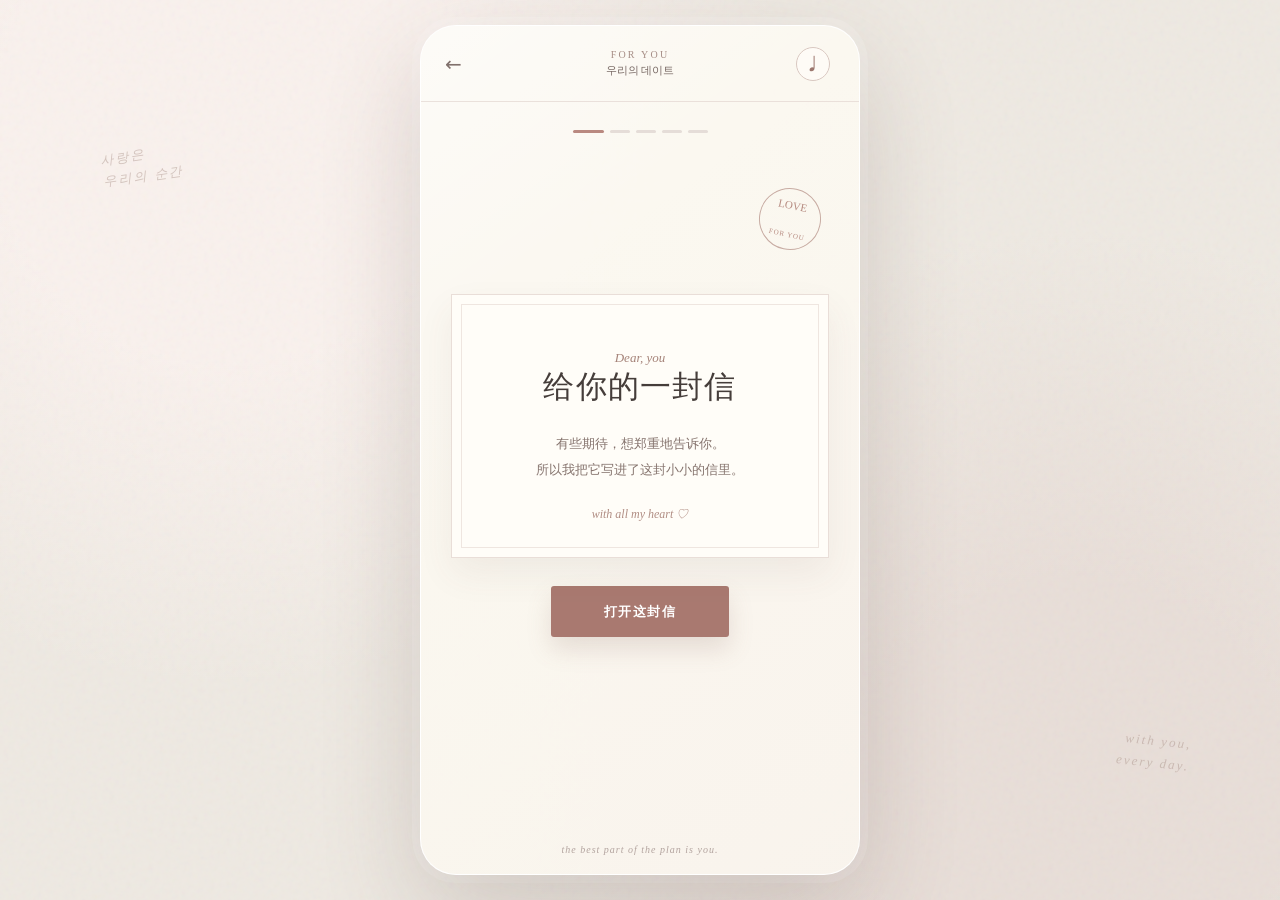
<file: index.html>
<!doctype html>
<html lang="zh-CN">
  <head>
    <meta charset="UTF-8" />
    <meta name="viewport" content="width=device-width, initial-scale=1, viewport-fit=cover" />
    <meta name="theme-color" content="#fbf8f1" />
    <title>给你的一封信</title>
    <script type="module" crossorigin src="./assets/index-YNKj2Idi.js"></script>
    <link rel="stylesheet" crossorigin href="./assets/index-C7XtEZCb.css">
  </head>
  <body><div id="root"></div></body>
</html>
</file>
<file: assets/index-C7XtEZCb.css>
:root{--milk:#fbf8f1;--paper:#fffdf8;--ink:#453d3a;--taupe:#9c8982;--rose:#b98980;--line:#e5d9d3}*{box-sizing:border-box}body{color:var(--ink);background:#ece6df;margin:0;font-family:PingFang SC,Noto Sans SC,system-ui,sans-serif}button,input{font:inherit}.shell{background:radial-gradient(circle at 18% 14%,#f9f1ed 0 18%,#0000 43%),radial-gradient(circle at 84% 88%,#e8ded8 0 16%,#0000 42%),#eee9e2;place-items:center;min-height:100svh;padding:22px;display:grid;position:relative;overflow:hidden}.grain{opacity:.12;pointer-events:none;background-image:url("data:image/svg+xml,%3Csvg viewBox='0 0 180 180' xmlns='http://www.w3.org/2000/svg'%3E%3Cfilter id='n'%3E%3CfeTurbulence type='fractalNoise' baseFrequency='.9' numOctaves='4' stitchTiles='stitch'/%3E%3C/filter%3E%3Crect width='100%25' height='100%25' filter='url(%23n)' opacity='.4'/%3E%3C/svg%3E");position:absolute;inset:0}.phone{z-index:2;background:#fbf8f1f5;border:1px solid #ffffffe6;border-radius:36px;flex-direction:column;width:min(100%,440px);height:min(850px,100svh - 36px);display:flex;position:relative;overflow:hidden;box-shadow:0 35px 90px #53413a2e}.header{text-align:center;border-bottom:1px solid #e5d9d3bf;grid-template-columns:45px 1fr 45px;align-items:center;height:76px;padding:8px 18px;display:grid}.header button{text-align:left;color:#81716c;cursor:pointer;background:0 0;border:0;font-size:20px}.header div span,.header div b{display:block}.header div span{letter-spacing:.22em;color:#a68d85;font:10px Georgia,serif}.header div b{color:#756661;margin-top:3px;font:500 11px serif}.header em{color:var(--rose);font:22px Georgia}.steps{justify-content:center;align-items:flex-end;gap:6px;height:31px;display:flex}.steps i{background:#e5ddd8;border-radius:4px;width:20px;height:3px;transition:all .3s}.steps i.on{background:#b98980;width:31px}.stage{flex:1;min-height:0;display:flex}.view{scrollbar-width:none;flex-direction:column;align-items:center;width:100%;height:100%;padding:26px 30px 18px;animation:.55s both fadeUp;display:flex;overflow-y:auto}.view::-webkit-scrollbar{display:none}.kicker{letter-spacing:.2em;color:#ad8d84;margin:9px 0 13px;font:11px Georgia,serif}h1,h2{letter-spacing:.04em;text-align:center;margin:0;font-family:Songti SC,Noto Serif SC,serif;font-weight:500}h1{font-size:31px}h2{font-size:29px}.muted{text-align:center;color:#9b8b85;margin:15px 0;font-size:13px;line-height:1.9}.muted.compact{margin:8px 0 15px}.cta{color:#fff;letter-spacing:.12em;cursor:pointer;background:#a97970;border:0;border-radius:3px;min-width:178px;min-height:51px;padding:0 25px;font-size:13px;font-weight:600;transition:all .25s;box-shadow:0 12px 24px #8c675e2e}.cta:hover{background:#986960;transform:translateY(-3px)}.cta:disabled{opacity:.45;cursor:not-allowed}.letter-view{justify-content:center;padding-bottom:62px;position:relative}.postmark{text-align:center;color:#b68b80;border:1px solid #c8aca3;border-radius:50%;place-items:center;width:62px;height:62px;font:11px Georgia;display:grid;position:absolute;top:55px;right:38px;transform:rotate(12deg)}.postmark small{letter-spacing:.12em;font-size:7px}.letter{background:var(--paper);text-align:center;border:1px solid #e9ded8;width:100%;margin-bottom:28px;padding:52px 27px 34px;position:relative;box-shadow:0 16px 34px #5d484012}.letter:before{content:"";pointer-events:none;border:1px solid #efe6e0;position:absolute;inset:9px}.letter>span{color:#a58379;font:italic 13px Georgia}.letter p{color:#85736d;margin:23px 0;font-family:serif;font-size:13px;line-height:2}.signature{color:#b18e84;font:italic 12px Georgia}.ask-view{padding-top:70px}.soft-heart{color:#b98980;background:#efe1dc;border-radius:50% 50% 46% 54%;place-items:center;width:90px;height:90px;margin-bottom:25px;font:42px Georgia;display:grid;box-shadow:0 14px 32px #7b5b5217}.answer-zone{border:1px dashed #e5d8d2;border-radius:120px;width:100%;height:210px;margin-top:10px;position:relative}.yes,.no{cursor:pointer;border:0;border-radius:99px;height:52px;position:absolute}.yes{color:#fff;z-index:2;background:#a97970;width:148px;font-weight:700;top:46%;left:50%;transform:translate(-50%,-50%);box-shadow:0 12px 25px #8c675e33}.yes span{margin-left:7px}.no{color:#796a65;background:#ece6e1;width:126px;font-size:12px;transition:left .16s,top .16s;transform:translate(-50%,-50%)}.hint{color:#b2a39e;margin-top:10px;font-size:10px}.date-view{padding-top:58px}.calendar-card{border:1px solid var(--line);text-align:center;background:#fffdf9;width:100%;margin:28px 0;padding:28px;box-shadow:0 14px 30px #57443c0f}.calendar-card span{letter-spacing:.22em;color:#ae8d83;font:10px Georgia;display:block}.calendar-card input{color:#554946;text-align:center;--lightningcss-light:initial;--lightningcss-dark: ;color-scheme:light;background:0 0;border:0;border-bottom:1px solid #d8c5be;outline:none;width:100%;padding:17px 4px 12px}.calendar-card b{color:#90736b;margin-top:17px;font-size:12px;font-weight:500;display:block}.plan-view{padding:12px 22px 16px}.activity-grid{grid-template-columns:1fr 1fr;gap:8px;width:100%;padding-bottom:12px;display:grid}.activity-grid button{border:1px solid var(--line);text-align:left;color:#635652;cursor:pointer;background:#fffdf9cc;border-radius:7px;grid-template-columns:30px 1fr 17px;align-items:center;min-height:55px;padding:8px 10px;transition:all .2s;display:grid}.activity-grid button:hover,.activity-grid button.picked{background:#f4e8e3;border-color:#bb9187;transform:translateY(-1px)}.activity-grid button span{font-size:19px}.activity-grid button b{font-size:12px}.activity-grid button i{color:#a97970;font-size:11px;font-style:normal}.cta.sticky{flex:none;margin-top:6px;position:sticky;bottom:0}.final-view{padding-top:21px}.final-mark{color:#fff;background:#af7d73;border-radius:50%;place-items:center;width:58px;height:58px;margin-top:2px;display:grid;box-shadow:0 10px 25px #78534a2e}.plan-card{text-align:center;background:#fffdf9;border:1px solid #dfd0ca;width:100%;margin:18px 0 15px;padding:22px;position:relative;box-shadow:0 16px 34px #523e3714}.plan-card:before{content:"";pointer-events:none;border:1px solid #efe5e0;position:absolute;inset:7px}.card-label{letter-spacing:.2em;color:#aa887f;font:9px Georgia}.plan-card h3{margin:13px 0 12px;font-family:serif;font-size:16px;font-weight:500}.plan-card>div{flex-wrap:wrap;justify-content:center;gap:6px;display:flex}.plan-card>div p{color:#715e58;background:#f2e8e4;border-radius:99px;margin:0;padding:6px 9px;font-size:11px}.plan-card>div span{margin-right:4px}.plan-card blockquote{color:#9a746b;border-top:1px solid #e8dcd6;margin:18px 0 0;padding-top:15px;font-family:serif;font-size:13px;line-height:1.8}.cta.save{min-height:47px}.text-btn{color:#9e8d87;text-underline-offset:4px;cursor:pointer;background:0 0;border:0;margin-top:11px;font-size:11px;text-decoration:underline}footer{text-align:center;color:#b3a49f;letter-spacing:.1em;padding:10px 0 19px;font:italic 10px Georgia}.petals{z-index:5;pointer-events:none;position:fixed;inset:0;overflow:hidden}.petals i{top:-6vh;left:calc((var(--i) * 37) % 100 * 1%);opacity:.75;width:11px;height:7px;animation:petal calc(5s + (var(--i) % 5)*.7s) linear infinite;animation-delay:calc((var(--i) % 9)*-.7s);background:#e8b7b7;border-radius:90% 10%;position:absolute}@keyframes fadeUp{0%{opacity:0;transform:translateY(10px)}to{opacity:1;transform:none}}@keyframes petal{to{transform:translateX(calc((var(--i) % 2)*80px - 30px)) rotate(580deg);top:108vh}}@media (width<=480px){.shell{padding:0}.phone{border:0;border-radius:0;width:100%;height:100svh}.header{height:68px}.view{padding-left:24px;padding-right:24px}.plan-view{padding-left:16px;padding-right:16px}.activity-grid{gap:7px}}@media (prefers-reduced-motion:reduce){*,:before,:after{transition-duration:.01ms!important;animation-duration:.01ms!important}}.korean-note{color:#a99087;letter-spacing:.16em;opacity:.46;font:italic 13px/1.7 Georgia,serif;position:absolute}.note-one{top:16%;left:8%;transform:rotate(-8deg)}.note-two{text-align:right;bottom:14%;right:7%;transform:rotate(6deg)}.phone{background:#fbf8f1f6;border-color:#fffffff2;box-shadow:0 38px 100px #53413a33,0 0 0 8px #ffffff26}.phone:before{content:"";pointer-events:none;z-index:0;background:linear-gradient(145deg,#ffffff7a,#0000 28%,#dfccc414);position:absolute;inset:0}.phone>*{z-index:1;position:relative}.answer-zone{background:#fffdf96b;border-radius:115px;height:230px}.yes{width:138px;top:58%;left:25%}.no{z-index:3;white-space:nowrap;width:118px;font-size:11px}.petals i{opacity:.68;filter:drop-shadow(0 2px 2px #895b561a);animation-duration:calc(6s + (var(--i) % 5)*.8s);background:linear-gradient(135deg,#efc6c4,#dca9aa)}.petals i:nth-child(3n){opacity:.52;background:#f0d4cf;width:8px;height:12px}.petals i:nth-child(5n){opacity:.45;background:#d8aaa7;width:14px;height:9px}.petals i{left:var(--left);animation-name:petal-fixed;animation-duration:var(--duration);animation-delay:var(--delay);animation-timing-function:linear;animation-iteration-count:infinite}.music-toggle{cursor:pointer;border-radius:50%;place-items:center;width:34px;height:34px;transition:all .25s;display:grid;text-align:center!important;color:#9c776e!important;background:#fffdf8bd!important;border:1px solid #d9c8c1!important;font:18px Georgia,serif!important}.music-toggle.playing{animation:1.8s ease-in-out infinite musicPulse;color:#fff!important;background:#b8877d!important;border-color:#b8877d!important}@keyframes petal-fixed{0%{top:-7vh;transform:translate(0)rotate(0)}to{transform:translateX(var(--drift)) rotate(620deg);top:108vh}}@keyframes musicPulse{50%{transform:scale(1.05);box-shadow:0 0 0 6px #b8877d1a}}@media (width<=480px){.korean-note{display:none}.phone{box-shadow:none}.yes{width:130px;left:24%}.no{width:112px}}
</file>
